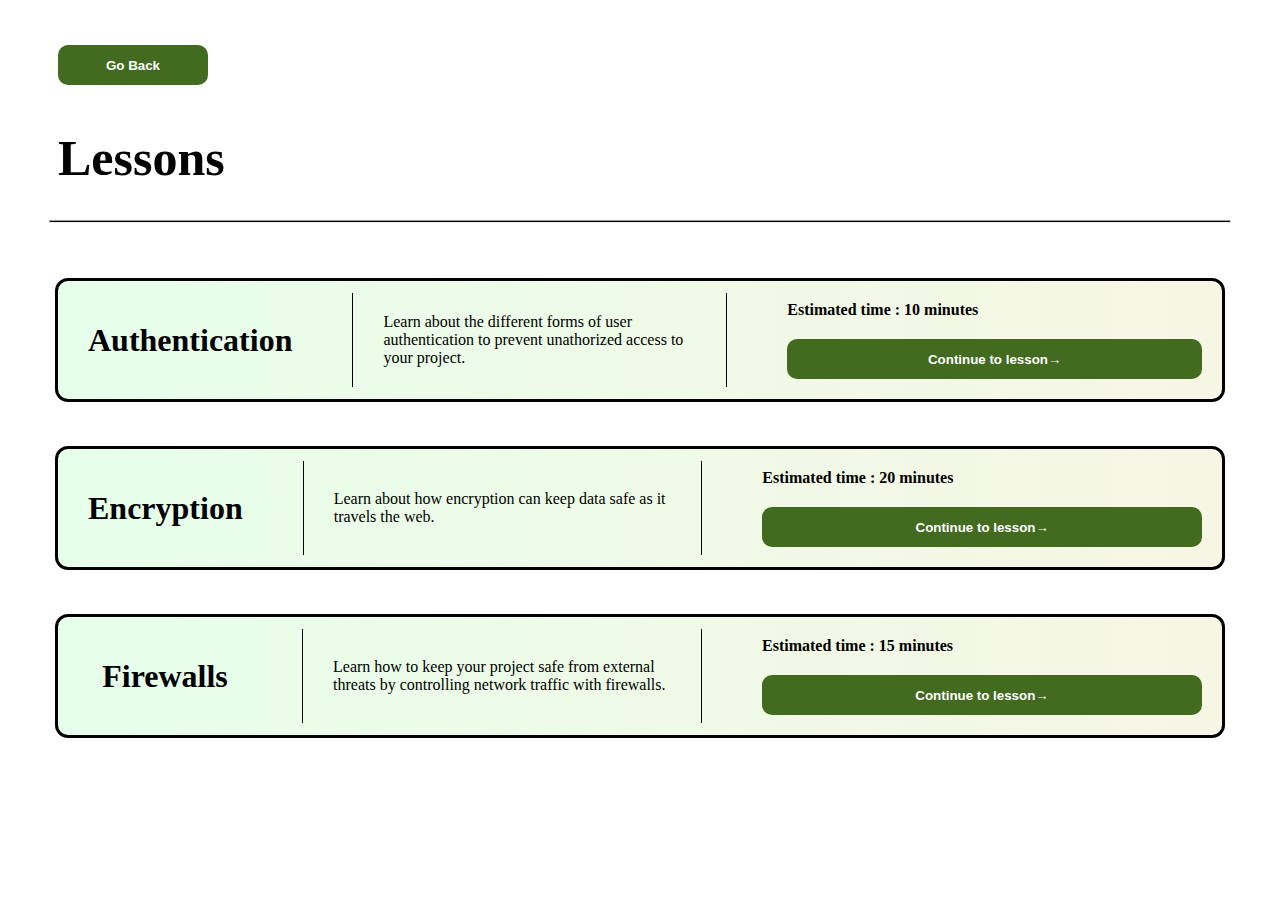
<file: lessons.html>
<!doctype html>
<html lang="en">
    <head>
        <meta charset="UTF-8" />
        <meta name="viewport" content="width=device-width, initial-scale=1.0" />
        <title>KnowSecure - Lessons</title>
        <script src="script.js"></script>
        <link rel="stylesheet" href="lessons.css" />
    </head>

    <body>
        <nav>
            <button id="backbutton" onclick="index()">Go Back</button>
        </nav>
        <div class="title">
            <h1>Lessons</h1>
        </div>
        <hr />
        <div class="lessons-list">
            <div class="listitem" id="lesson1">
                <div class="titlediv">
                    <h1>Authentication</h1>
                </div>
                <div class="descdiv">
                    <div class="vl"></div>
                    <p>
                        Learn about the different forms of user authentication
                        to prevent unathorized access to your project.
                    </p>
                    <div class="vl"></div>
                </div>
                <div class="continuediv">
                    <p>Estimated time : 10 minutes</p>
                    <button class="continue-lesson">
                        Continue to lesson<span>&#8594;</span>
                    </button>
                </div>
            </div>
            <div class="listitem" id="lesson2">
                <div class="titlediv">
                    <h1>Encryption</h1>
                </div>
                <div class="descdiv">
                    <div class="vl"></div>
                    <p>
                        Learn about how encryption can keep data safe as it
                        travels the web.
                    </p>
                    <div class="vl"></div>
                </div>
                <div class="continuediv">
                    <p>Estimated time : 20 minutes</p>
                    <button class="continue-lesson">
                        Continue to lesson<span>&#8594;</span>
                    </button>
                </div>
            </div>
            <div class="listitem" id="lesson3">
                <div class="titlediv">
                    <h1>Firewalls</h1>
                </div>
                <div class="descdiv">
                    <div class="vl"></div>
                    <p>
                        Learn how to keep your project safe from external
                        threats by controlling network traffic with firewalls.
                    </p>
                    <div class="vl"></div>
                </div>
                <div class="continuediv">
                    <p>Estimated time : 15 minutes</p>
                    <button class="continue-lesson">
                        Continue to lesson<span>&#8594;</span>
                    </button>
                </div>
            </div>
        </div>
    </body>
</html>
</file>
<file: lessons.css>
nav {
    border: none;
    padding-top: 10px;
    padding-bottom: 10px;
    padding-right: 50px;
    display: flex;
    justify-content: left;
    margin-top: 35px;
}

nav button {
    padding-left: 30px;
    padding-right: 30px;
    background-color: white;
    border: none;
    width: 150px;
    height: 40px;
    font-weight: 800;
    border-radius: 10px;
}

.title {
    text-align: left;
}

.title h1 {
    font-size: 50px;
    padding-left: 50px;
}

hr {
    width: calc(100vw - 100px);
    height: 1px;
    background: #000;
}

#backbutton {
    color: white;
    background-color: #426b1f;
    margin-left: 50px;
}

#backbutton:hover {
    background-color: #39591d;
}

.listitem {
    background: linear-gradient(90deg, #e6ffea 0%, #f7f6e4 100%);
    border-radius: 10px;
    outline: solid;
    display: flex;
    justify-content: space-between;
    flex-direction: row;
    margin-left: 50px;
    margin-right: 50px;
    margin-top: 50px;
}

.lessons-list {
    display: flex;
    flex-direction: column;
}

.lessons-list h1 {
    margin-left: 30px;
}

.continue-lesson {
    border: none;
    height: 40px;
    font-weight: 800;
    border-radius: 10px;
    color: white;
    background-color: #426b1f;
    margin: 10px;
}

.continue-lesson:hover {
    background-color: #39591d;
}

.titlediv {
    text-align: center;
    margin-top: auto;
    margin-bottom: auto;
    flex: 0.4;
}

.descdiv {
    text-align: center);
    margin-left: 10px;
    padding-left: 20px;
    padding-right: 10px;
    flex: 1;
    display: flex;
    align-items: center;
    justify-content: center;
}

.vl {
    border-left: 1px solid;
    height: 80%;
    margin: 30px;
}

.continuediv {
    display: flex;
    flex-direction: column;
    padding: 10px;
    flex: 1;
}

.continuediv p {
    margin: 10px;
    font-weight: bold;
}
</file>
